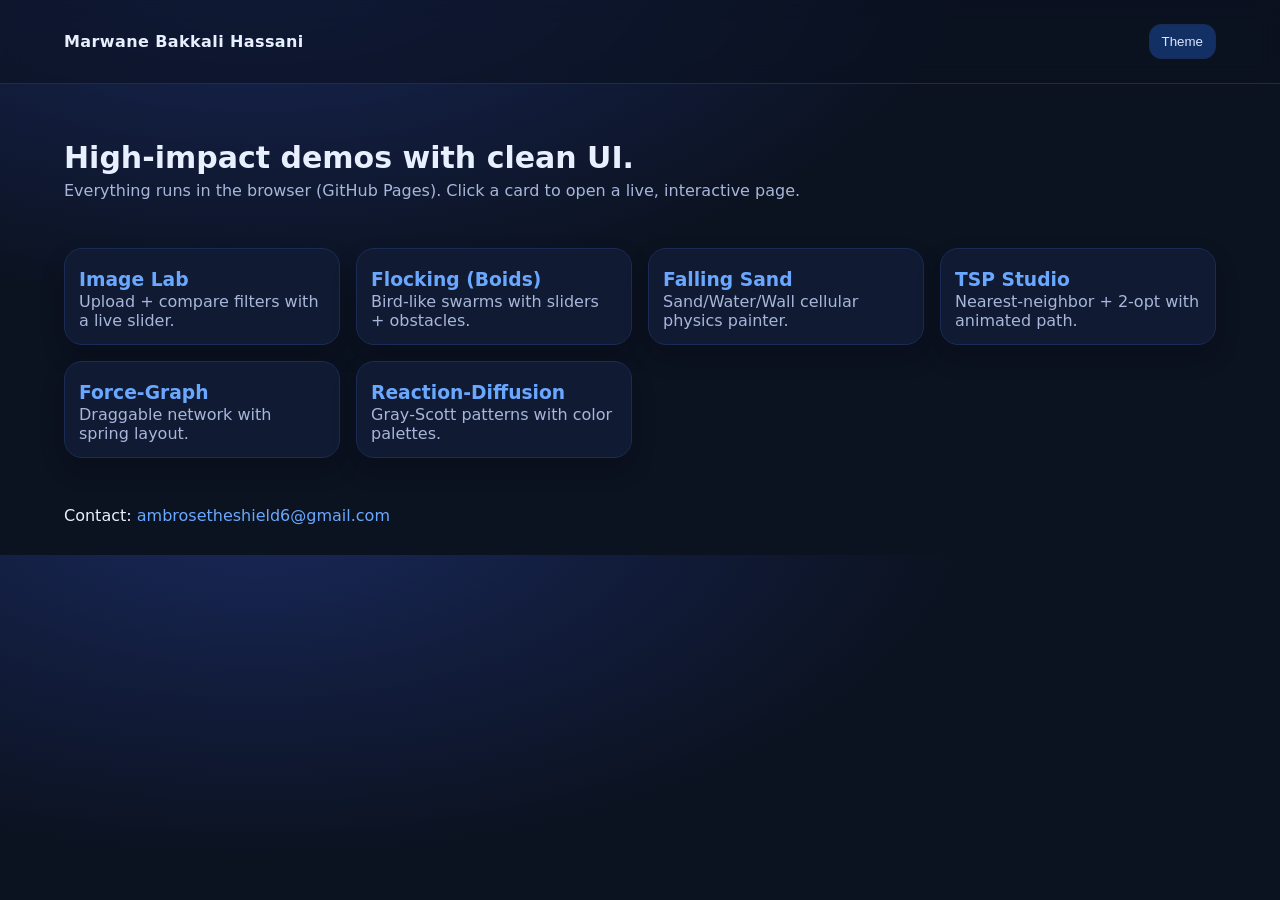
<file: index.html>
<!doctype html>
<html lang="en"><head>
<meta charset="utf-8"><meta name="viewport" content="width=device-width, initial-scale=1">
<title>Marwane — Visual Projects</title>
<meta name="description" content="Flagship demos with wow-factor visuals.">
<link rel="stylesheet" href="assets/css/style.css">
</head><body>
<header class="nav"><div class="container">
  <div class="brand">Marwane Bakkali Hassani</div>
  <button id="theme" class="btn">Theme</button>
</div></header>
<section class="hero container">
  <h1>High‑impact demos with clean UI.</h1>
  <p>Everything runs in the browser (GitHub Pages). Click a card to open a live, interactive page.</p>
</section>
<section class="container">
  <div class="grid">
    <a class="card" href="projects/image_lab/index.html"><h3>Image Lab</h3><p>Upload + compare filters with a live slider.</p></a>
    <a class="card" href="projects/boids_lab/index.html"><h3>Flocking (Boids)</h3><p>Bird‑like swarms with sliders + obstacles.</p></a>
    <a class="card" href="projects/sand_lab/index.html"><h3>Falling Sand</h3><p>Sand/Water/Wall cellular physics painter.</p></a>
    <a class="card" href="projects/tsp_lab/index.html"><h3>TSP Studio</h3><p>Nearest‑neighbor + 2‑opt with animated path.</p></a>
    <a class="card" href="projects/graph_lab/index.html"><h3>Force‑Graph</h3><p>Draggable network with spring layout.</p></a>
    <a class="card" href="projects/reaction_lab/index.html"><h3>Reaction‑Diffusion</h3><p>Gray‑Scott patterns with color palettes.</p></a>
  </div>
</section>
<footer><div class="container">Contact: <a href="mailto:ambrosetheshield6@gmail.com">ambrosetheshield6@gmail.com</a></div></footer>
<script>document.getElementById('theme').onclick=()=>document.documentElement.classList.toggle('light');</script>
</body></html>
</file>
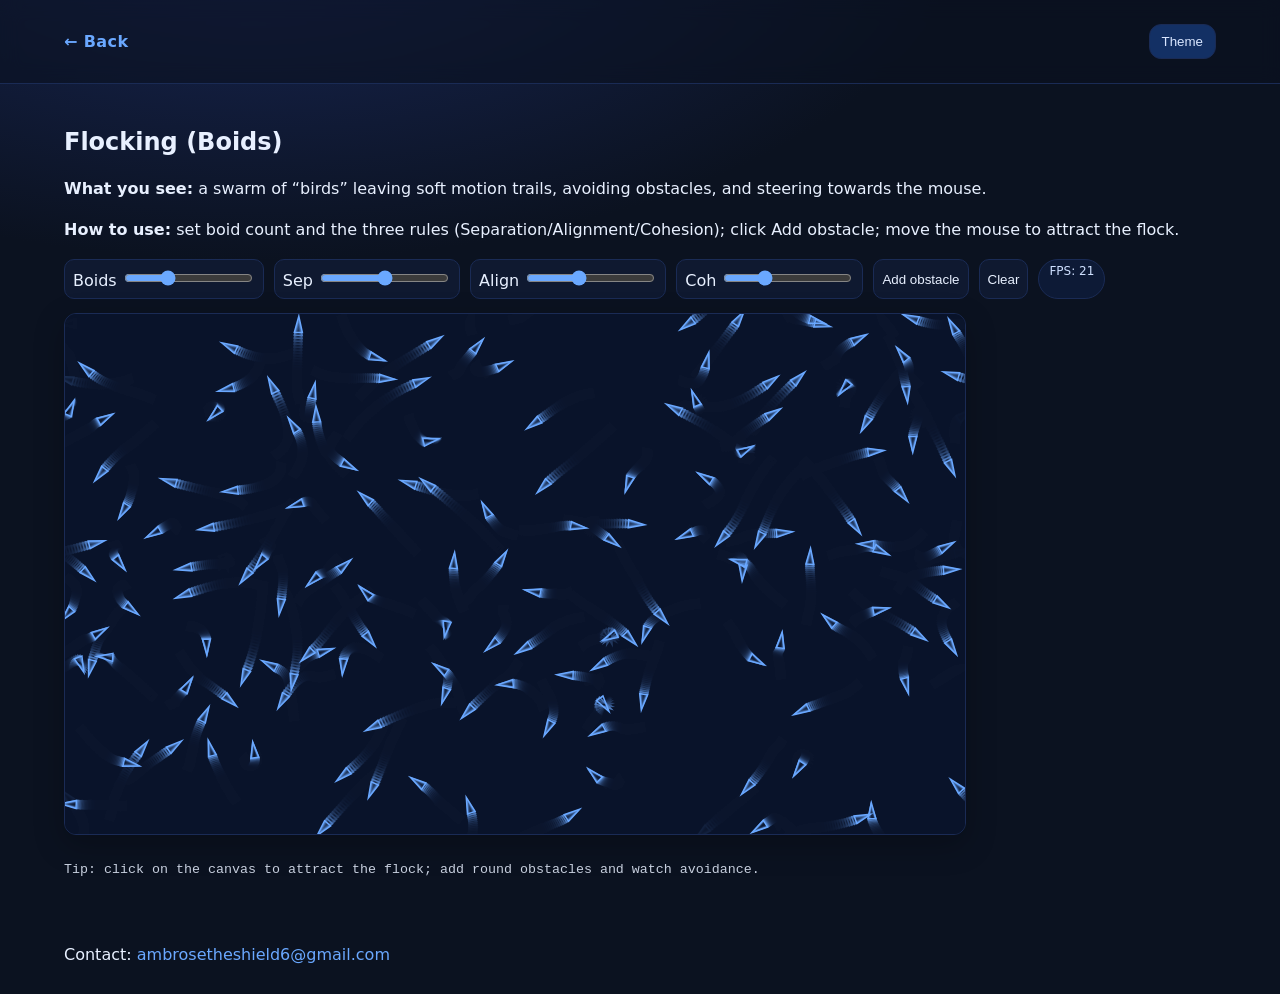
<file: projects/boids_lab/index.html>
<!doctype html><html lang='en'><head>
<meta charset='utf-8'><meta name='viewport' content='width=device-width, initial-scale=1'>
<title>Flocking (Boids)</title><link rel='stylesheet' href='../../assets/css/style.css'></head><body>
<header class='nav'><div class='container'><a class='brand' href='../../index.html'>&larr; Back</a><button id='theme' class='btn'>Theme</button></div></header>
<section class='container prose'>
  <h2>Flocking (Boids)</h2>
  <p><strong>What you see:</strong> a swarm of “birds” leaving soft motion trails, avoiding obstacles, and steering towards the mouse.</p>
  <p><strong>How to use:</strong> set boid count and the three rules (Separation/Alignment/Cohesion); click Add obstacle; move the mouse to attract the flock.</p>
  
<div class="controls">
  <label>Boids <input id="n" type="range" min="30" max="400" value="150"></label>
  <label>Sep <input id="sep" type="range" min="0" max="2" step="0.05" value="1.0"></label>
  <label>Align <input id="ali" type="range" min="0" max="2" step="0.05" value="0.8"></label>
  <label>Coh <input id="coh" type="range" min="0" max="2" step="0.05" value="0.6"></label>
  <button class="btn" id="addObs">Add obstacle</button>
  <button class="btn" id="clearObs">Clear</button>
  <span class="kpi">FPS: <span id="fps">0</span></span>
</div>
<canvas id="stage" width="900" height="520" class="stage"></canvas>
<p><small class="mono">Tip: click on the canvas to attract the flock; add round obstacles and watch avoidance.</small></p>

</section>
<footer><div class='container'>Contact: <a href='mailto:ambrosetheshield6@gmail.com'>ambrosetheshield6@gmail.com</a></div></footer>
<script>document.getElementById('theme').onclick=()=>document.documentElement.classList.toggle('light');</script>

<script>
const cv=document.getElementById('stage'), ctx=cv.getContext('2d');
let N=+document.getElementById('n').value; let boids=[], obs=[]; let mouse={x:-1,y:-1};
cv.addEventListener('mousemove',e=>{const r=cv.getBoundingClientRect(); mouse.x=e.clientX-r.left; mouse.y=e.clientY-r.top;});
cv.addEventListener('mouseleave',()=>{mouse.x=-1; mouse.y=-1;});
document.getElementById('addObs').onclick=()=>{obs.push({x:Math.random()*cv.width,y:Math.random()*cv.height,r:20+Math.random()*40})};
document.getElementById('clearObs').onclick=()=>{obs=[]};
document.getElementById('n').oninput=e=>{N=+e.target.value; init()};
function init(){boids=[]; for(let i=0;i<N;i++){boids.push({x:Math.random()*cv.width,y:Math.random()*cv.height,vx:(Math.random()*2-1)*2,vy:(Math.random()*2-1)*2});}}
function step(){
  const sep=+document.getElementById('sep').value, ali=+document.getElementById('ali').value, coh=+document.getElementById('coh').value;
  for(const b of boids){
    let sx=0, sy=0, ax=0, ay=0, cx=0, cy=0, cnt=0;
    for(const o of boids){ if(o===b) continue; const dx=o.x-b.x, dy=o.y-b.y; const d=Math.hypot(dx,dy); if(d<60){ cnt++; sx-=dx/(d||1); sy-=dy/(d||1); ax+=o.vx; ay+=o.vy; cx+=o.x; cy+=o.y; } }
    if(cnt){ ax/=cnt; ay/=cnt; const m=Math.hypot(ax,ay)||1; ax/=m; ay/=m; cx=cx/cnt - b.x; cy=cy/cnt - b.y; }
    for(const o of obs){ const dx=b.x-o.x, dy=b.y-o.y; const d=Math.hypot(dx,dy); if(d<o.r+20){ sx += dx/(d||1)*3; sy += dy/(d||1)*3; } }
    if(mouse.x>=0){ const dx=mouse.x-b.x, dy=mouse.y-b.y; const d=Math.hypot(dx,dy); cx += dx/(d||1)*0.2; cy += dy/(d||1)*0.2; }
    b.vx += sep*sx*0.04 + ali*ax*0.05 + coh*cx*0.002;
    b.vy += sep*sy*0.04 + ali*ay*0.05 + coh*cy*0.002;
    const sp=Math.hypot(b.vx,b.vy); const max=3.0; if(sp>max){ b.vx=b.vx/sp*max; b.vy=b.vy/sp*max; }
    b.x=(b.x+b.vx+cv.width)%cv.width; b.y=(b.y+b.vy+cv.height)%cv.height;
  }
}
let last=performance.now(), frames=0;
function draw(){ ctx.fillStyle='rgba(12,20,43,0.3)'; ctx.fillRect(0,0,cv.width,cv.height); ctx.strokeStyle='#6aa8ff'; ctx.lineWidth=1.5;
  for(const b of boids){ const ang=Math.atan2(b.vy,b.vx); ctx.save(); ctx.translate(b.x,b.y); ctx.rotate(ang); ctx.beginPath(); ctx.moveTo(8,0); ctx.lineTo(-8,-4); ctx.lineTo(-8,4); ctx.closePath(); ctx.stroke(); ctx.restore(); }
  ctx.strokeStyle='#1a2b55'; obs.forEach(o=>{ctx.beginPath(); ctx.arc(o.x,o.y,o.r,0,6.283); ctx.stroke();});
  frames++; const now=performance.now(); if(now-last>1000){ document.getElementById('fps').textContent=frames; frames=0; last=now; }
}
function loop(){ step(); draw(); requestAnimationFrame(loop); } init(); loop();
</script>

</body></html>
</file>
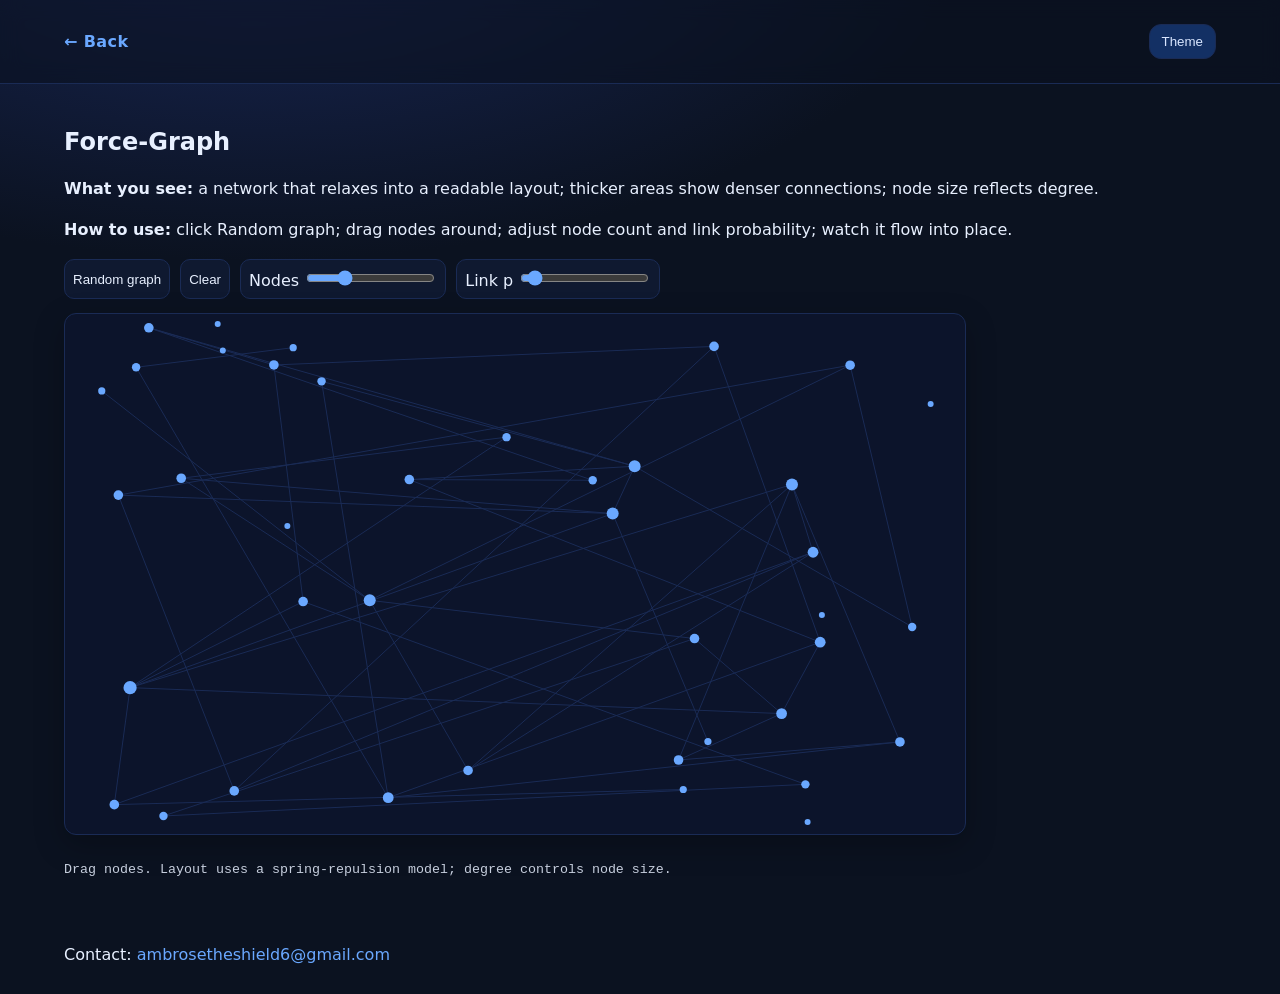
<file: projects/graph_lab/index.html>
<!doctype html><html lang='en'><head>
<meta charset='utf-8'><meta name='viewport' content='width=device-width, initial-scale=1'>
<title>Force‑Graph</title><link rel='stylesheet' href='../../assets/css/style.css'></head><body>
<header class='nav'><div class='container'><a class='brand' href='../../index.html'>&larr; Back</a><button id='theme' class='btn'>Theme</button></div></header>
<section class='container prose'>
  <h2>Force‑Graph</h2>
  <p><strong>What you see:</strong> a network that relaxes into a readable layout; thicker areas show denser connections; node size reflects degree.</p>
  <p><strong>How to use:</strong> click Random graph; drag nodes around; adjust node count and link probability; watch it flow into place.</p>
  
<div class="controls">
  <button class="btn" id="random">Random graph</button>
  <button class="btn" id="clear">Clear</button>
  <label>Nodes <input id="n" type="range" min="10" max="120" value="40"></label>
  <label>Link p <input id="p" type="range" min="0" max="1" step="0.01" value="0.06"></label>
</div>
<canvas id="net" width="900" height="520" class="stage"></canvas>
<p><small class="mono">Drag nodes. Layout uses a spring‑repulsion model; degree controls node size.</small></p>

</section>
<footer><div class='container'>Contact: <a href='mailto:ambrosetheshield6@gmail.com'>ambrosetheshield6@gmail.com</a></div></footer>
<script>document.getElementById('theme').onclick=()=>document.documentElement.classList.toggle('light');</script>

<script>
const cv=document.getElementById('net'), ctx=cv.getContext('2d');
let nodes=[], edges=[]; let dragging=-1;
function gen(n=40, p=0.06){ nodes=[]; edges=[]; for(let i=0;i<n;i++){ nodes.push({x:Math.random()*cv.width,y:Math.random()*cv.height,vx:0,vy:0}); }
  for(let i=0;i<n;i++) for(let j=i+1;j<n;j++) if(Math.random()<p) edges.push([i,j]); }
function step(){
  for(let i=0;i<nodes.length;i++){ for(let j=i+1;j<nodes.length;j++){ const dx=nodes[j].x-nodes[i].x, dy=nodes[j].y-nodes[i].y; const d=Math.hypot(dx,dy)+0.01; const f=1000/(d*d); const ux=dx/d, uy=dy/d; nodes[i].vx-=ux*f; nodes[i].vy-=uy*f; nodes[j].vx+=ux*f; nodes[j].vy+=uy*f; } }
  edges.forEach(([i,j])=>{ const dx=nodes[j].x-nodes[i].x, dy=nodes[j].y-nodes[i].y; const d=Math.hypot(dx,dy); const k=0.01*(d-90); const ux=dx/(d||1), uy=dy/(d||1); nodes[i].vx+=ux*k; nodes[i].vy+=uy*k; nodes[j].vx-=ux*k; nodes[j].vy-=uy*k; });
  nodes.forEach(n=>{ n.vx*=0.85; n.vy*=0.85; n.x=Math.max(10, Math.min(cv.width-10, n.x+n.vx*0.016)); n.y=Math.max(10, Math.min(cv.height-10, n.y+n.vy*0.016)); });
}
function draw(){ ctx.clearRect(0,0,cv.width,cv.height); ctx.strokeStyle='#1a2b55'; edges.forEach(([i,j])=>{ctx.beginPath(); ctx.moveTo(nodes[i].x,nodes[i].y); ctx.lineTo(nodes[j].x,nodes[j].y); ctx.stroke();});
  const deg=new Array(nodes.length).fill(0); edges.forEach(([i,j])=>{deg[i]++;deg[j]++;});
  for(let i=0;i<nodes.length;i++){ ctx.beginPath(); ctx.fillStyle='#6aa8ff'; ctx.arc(nodes[i].x,nodes[i].y, 3+deg[i]*0.6, 0, 6.283); ctx.fill(); }
}
cv.addEventListener('mousedown',e=>{const r=cv.getBoundingClientRect(); const x=e.clientX-r.left, y=e.clientY-r.top; dragging = nodes.findIndex(n=>Math.hypot(n.x-x,n.y-y)<8);});
cv.addEventListener('mousemove',e=>{if(dragging<0) return; const r=cv.getBoundingClientRect(); nodes[dragging].x=e.clientX-r.left; nodes[dragging].y=e.clientY-r.top;});
window.addEventListener('mouseup',()=>dragging=-1);
document.getElementById('random').onclick=()=>{gen(+document.getElementById('n').value, +document.getElementById('p').value)};
document.getElementById('clear').onclick=()=>{nodes=[]; edges=[]};
function loop(){ step(); draw(); requestAnimationFrame(loop); } gen(); loop();
</script>

</body></html>
</file>
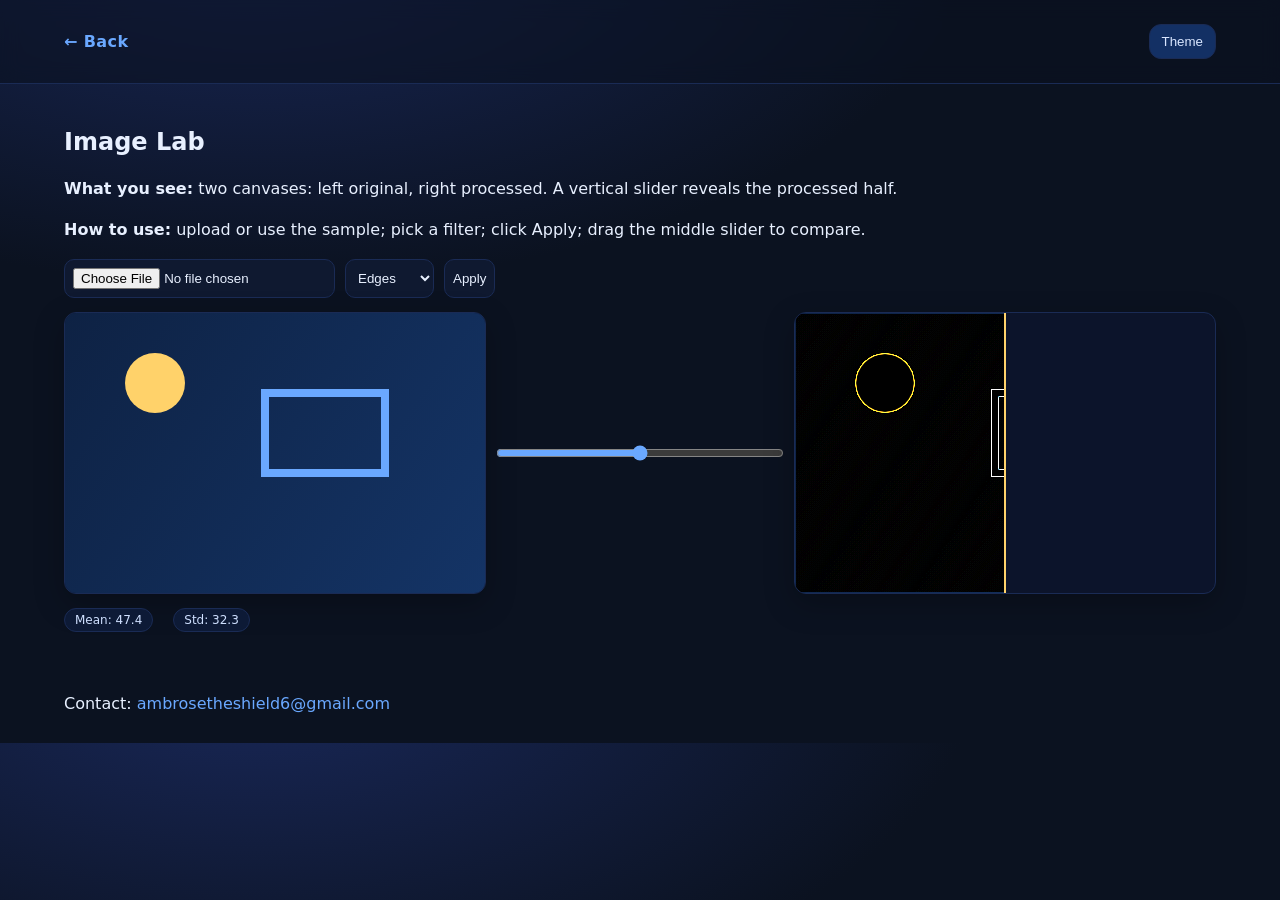
<file: projects/image_lab/index.html>
<!doctype html><html lang='en'><head>
<meta charset='utf-8'><meta name='viewport' content='width=device-width, initial-scale=1'>
<title>Image Lab</title><link rel='stylesheet' href='../../assets/css/style.css'></head><body>
<header class='nav'><div class='container'><a class='brand' href='../../index.html'>&larr; Back</a><button id='theme' class='btn'>Theme</button></div></header>
<section class='container prose'>
  <h2>Image Lab</h2>
  <p><strong>What you see:</strong> two canvases: left original, right processed. A vertical slider reveals the processed half.</p>
  <p><strong>How to use:</strong> upload or use the sample; pick a filter; click Apply; drag the middle slider to compare.</p>
  
<div class="controls">
  <input type="file" id="file">
  <select id="filter">
    <option value="edges">Edges</option>
    <option value="sharpen">Sharpen</option>
    <option value="blur">Blur</option>
    <option value="emboss">Emboss</option>
  </select>
  <button class="btn" id="apply">Apply</button>
</div>
<div style="display:flex;gap:8px;align-items:center;flex-wrap:wrap">
  <canvas id="orig" width="420" height="280" class="stage"></canvas>
  <input id="split" type="range" min="0" max="1" step="0.01" value="0.5" style="flex:1">
  <canvas id="proc" width="420" height="280" class="stage"></canvas>
</div>
<div class="controls">
  <span class="kpi">Mean: <span id="mean">0</span></span>
  <span class="kpi">Std: <span id="std">0</span></span>
</div>

</section>
<footer><div class='container'>Contact: <a href='mailto:ambrosetheshield6@gmail.com'>ambrosetheshield6@gmail.com</a></div></footer>
<script>document.getElementById('theme').onclick=()=>document.documentElement.classList.toggle('light');</script>

<script>
const co=document.getElementById('orig').getContext('2d');
const cp=document.getElementById('proc').getContext('2d');
const o=document.getElementById('orig'), p=document.getElementById('proc');
const img=new Image(); img.onload=()=>{co.drawImage(img,0,0,o.width,o.height); run()}; 
const tmp=document.createElement('canvas'); tmp.width=420; tmp.height=280; const tctx=tmp.getContext('2d');
const g=tctx.createLinearGradient(0,0,420,280); g.addColorStop(0,'#0e2244'); g.addColorStop(1,'#143466'); tctx.fillStyle=g; tctx.fillRect(0,0,420,280);
tctx.fillStyle='#ffd26a'; tctx.beginPath(); tctx.arc(90,70,30,0,6.283); tctx.fill(); tctx.strokeStyle='#6aa8ff'; tctx.lineWidth=8; tctx.strokeRect(200,80,120,80);
img.src=tmp.toDataURL();
document.getElementById('file').onchange=e=>{const f=e.target.files[0]; if(!f) return; const r=new FileReader(); r.onload=()=>{img.src=r.result}; r.readAsDataURL(f);}
document.getElementById('apply').onclick=run; document.getElementById('split').oninput=drawSplit;
function kernel(type){ if(type==='edges') return [[-1,-1,-1],[-1,8,-1],[-1,-1,-1]];
  if(type==='sharpen') return [[0,-1,0],[-1,5,-1],[0,-1,0]];
  if(type==='blur') return [[1/9,1/9,1/9],[1/9,1/9,1/9],[1/9,1/9,1/9]];
  if(type==='emboss') return [[-2,-1,0],[-1,1,1],[0,1,2]]; }
function stats(data){let s=0; for(let i=0;i<data.length;i+=4) s+=0.299*data[i]+0.587*data[i+1]+0.114*data[i+2]; const mean=s/(data.length/4);
 let v=0; for(let i=0;i<data.length;i+=4){ const g=0.299*data[i]+0.587*data[i+1]+0.114*data[i+2]; v+=(g-mean)*(g-mean);} v/=data.length/4; return [mean,Math.sqrt(v)];}
function convolve(src,k){const w=src.width,h=src.height; const out=new ImageData(w,h);
 for(let y=1;y<h-1;y++){for(let x=1;x<w-1;x++){let r=0,g=0,b=0; for(let ky=0;ky<3;ky++){for(let kx=0;kx<3;kx++){const i=((y+ky-1)*w+(x+kx-1))*4; const wgt=k[ky][kx]; r+=src.data[i]*wgt; g+=src.data[i+1]*wgt; b+=src.data[i+2]*wgt;}} const j=(y*w+x)*4; out.data[j]=Math.max(0,Math.min(255,r)); out.data[j+1]=Math.max(0,Math.min(255,g)); out.data[j+2]=Math.max(0,Math.min(255,b)); out.data[j+3]=255; } } return out; }
function drawSplit(){ cp.clearRect(0,0,p.width,p.height); cp.drawImage(o,0,0); const s=+document.getElementById('split').value; const w=p.width*s; cp.globalCompositeOperation='source-over'; cp.drawImage(p._proc,0,0); cp.globalCompositeOperation='destination-in'; cp.fillStyle='#fff'; cp.fillRect(0,0,w,p.height); cp.globalCompositeOperation='source-over'; cp.strokeStyle='#ffd26a'; cp.lineWidth=2; cp.beginPath(); cp.moveTo(w,0); cp.lineTo(w,p.height); cp.stroke(); }
function run(){ const filt=document.getElementById('filter').value; const src=co.getImageData(0,0,o.width,o.height); const out=convolve(src, kernel(filt)); p._proc=document.createElement('canvas'); p._proc.width=o.width; p._proc.height=o.height; p._proc.getContext('2d').putImageData(out,0,0); const [m,s]=stats(src.data); document.getElementById('mean').textContent=m.toFixed(1); document.getElementById('std').textContent=s.toFixed(1); drawSplit(); }
</script>

</body></html>
</file>
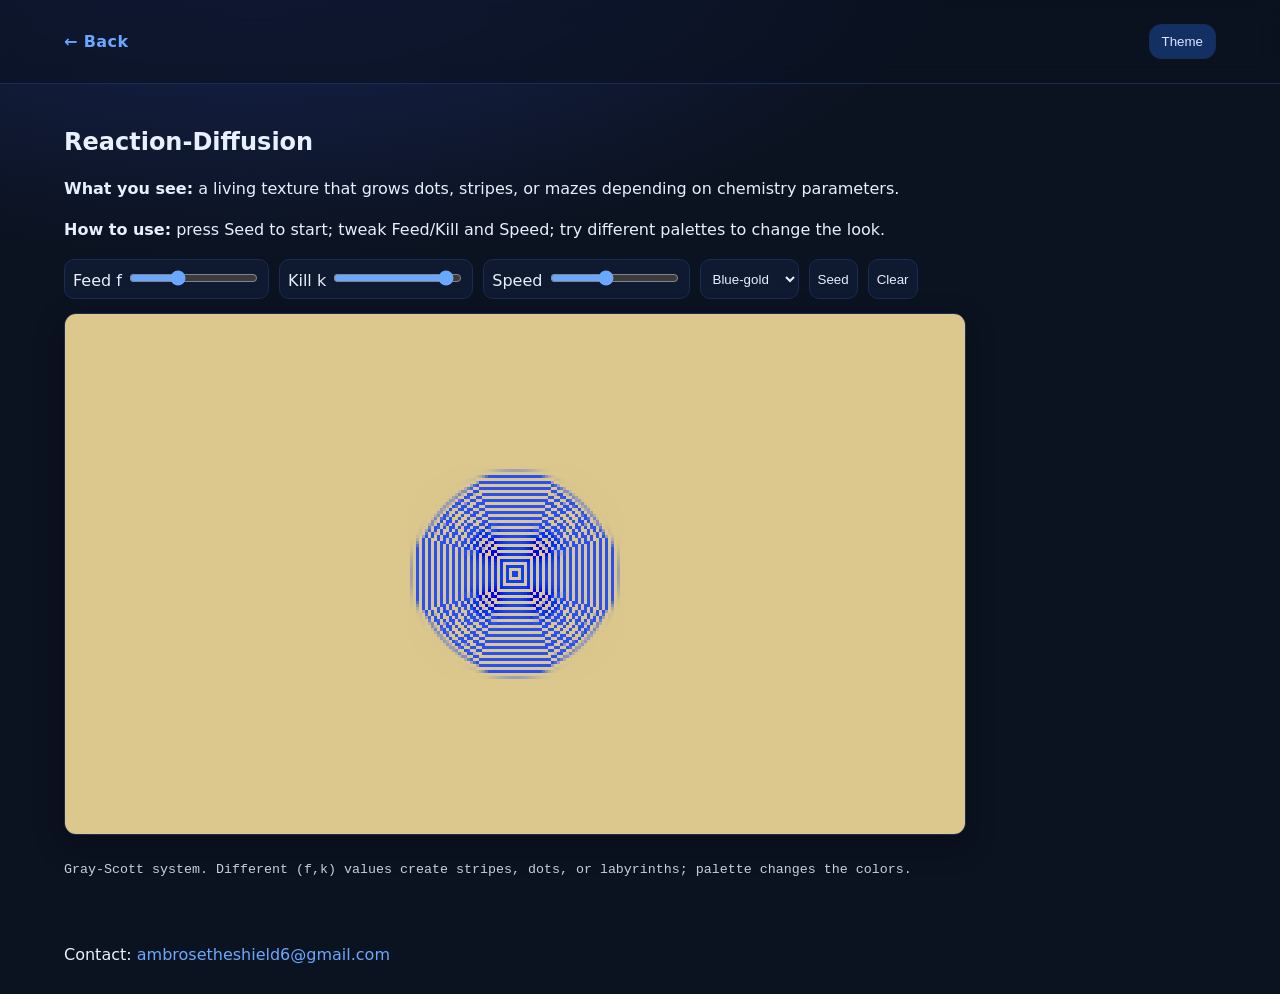
<file: projects/reaction_lab/index.html>
<!doctype html><html lang='en'><head>
<meta charset='utf-8'><meta name='viewport' content='width=device-width, initial-scale=1'>
<title>Reaction‑Diffusion</title><link rel='stylesheet' href='../../assets/css/style.css'></head><body>
<header class='nav'><div class='container'><a class='brand' href='../../index.html'>&larr; Back</a><button id='theme' class='btn'>Theme</button></div></header>
<section class='container prose'>
  <h2>Reaction‑Diffusion</h2>
  <p><strong>What you see:</strong> a living texture that grows dots, stripes, or mazes depending on chemistry parameters.</p>
  <p><strong>How to use:</strong> press Seed to start; tweak Feed/Kill and Speed; try different palettes to change the look.</p>
  
<div class="controls">
  <label>Feed f <input id="f" type="range" min="0.0" max="0.1" step="0.001" value="0.036"></label>
  <label>Kill k <input id="k" type="range" min="0.0" max="0.07" step="0.001" value="0.065"></label>
  <label>Speed <input id="spd" type="range" min="1" max="8" value="4"></label>
  <select id="pal"><option value="1">Blue‑gold</option><option value="2">Mint‑violet</option><option value="3">Fire</option></select>
  <button class="btn" id="seed">Seed</button>
  <button class="btn" id="clear">Clear</button>
</div>
<canvas id="rd" width="900" height="520" class="stage"></canvas>
<p><small class="mono">Gray‑Scott system. Different (f,k) values create stripes, dots, or labyrinths; palette changes the colors.</small></p>

</section>
<footer><div class='container'>Contact: <a href='mailto:ambrosetheshield6@gmail.com'>ambrosetheshield6@gmail.com</a></div></footer>
<script>document.getElementById('theme').onclick=()=>document.documentElement.classList.toggle('light');</script>

<script>
const cv=document.getElementById('rd'), ctx=cv.getContext('2d');
const W=300,H=174; let A=new Float32Array(W*H).fill(1), B=new Float32Array(W*H).fill(0);
function id(x,y){ return y*W+x }
function lap(S,x,y){
  let s=0;
  s += S[id(x,y)] * -1;
  s += (S[id((x+1)%W,y)]+S[id((x-1+W)%W,y)]+S[id(x,(y+1)%H)]+S[id(x,(y-1+H)%H)])*0.2;
  s += (S[id((x+1)%W,(y+1)%H)]+S[id((x-1+W)%W,(y+1)%H)]+S[id((x+1)%W,(y-1+H)%H)]+S[id((x-1+W)%W,(y-1+H)%H)])*0.05;
  return s;
}
function seed(){ for(let y=H/2-6;y<H/2+6;y++) for(let x=W/2-6;x<W/2+6;x++) B[id(x|0,y|0)]=1; }
document.getElementById('seed').onclick=seed; document.getElementById('clear').onclick=()=>{A.fill(1); B.fill(0)};
function step(){
  const f=+document.getElementById('f').value, k=+document.getElementById('k').value;
  const dA=1.0, dB=0.5, dt=0.8*(+document.getElementById('spd').value);
  const nA=A.slice(), nB=B.slice();
  for(let y=0;y<H;y++){ for(let x=0;x<W;x++){ const i=id(x,y);
      const a=A[i], b=B[i];
      const ra = dA*lap(A,x,y) - a*b*b + f*(1-a);
      const rb = dB*lap(B,x,y) + a*b*b - (k+f)*b;
      nA[i]=Math.min(1, Math.max(0, a + ra*dt));
      nB[i]=Math.min(1, Math.max(0, b + rb*dt));
  } }
  A=nA; B=nB;
}
function draw(){
  const img=ctx.createImageData(W,H); const pal=+document.getElementById('pal').value;
  for(let i=0;i<W*H;i++){
    const v = A[i]-B[i];
    let r,g,b;
    if(pal===1){ r=40+180*v; g=80+120*v; b=140+110*(1-v); }
    if(pal===2){ r=80+80*(1-v); g=200*v; b=220; }
    if(pal===3){ r=220*v; g=100+60*v; b=40; }
    const j=i*4; img.data[j]=r|0; img.data[j+1]=g|0; img.data[j+2]=b|0; img.data[j+3]=255;
  }
  const tmp=document.createElement('canvas'); tmp.width=W; tmp.height=H; tmp.getContext('2d').putImageData(img,0,0);
  ctx.imageSmoothingEnabled=false; ctx.drawImage(tmp,0,0,cv.width,cv.height);
}
function loop(){ step(); draw(); requestAnimationFrame(loop); } seed(); loop();
</script>

</body></html>
</file>
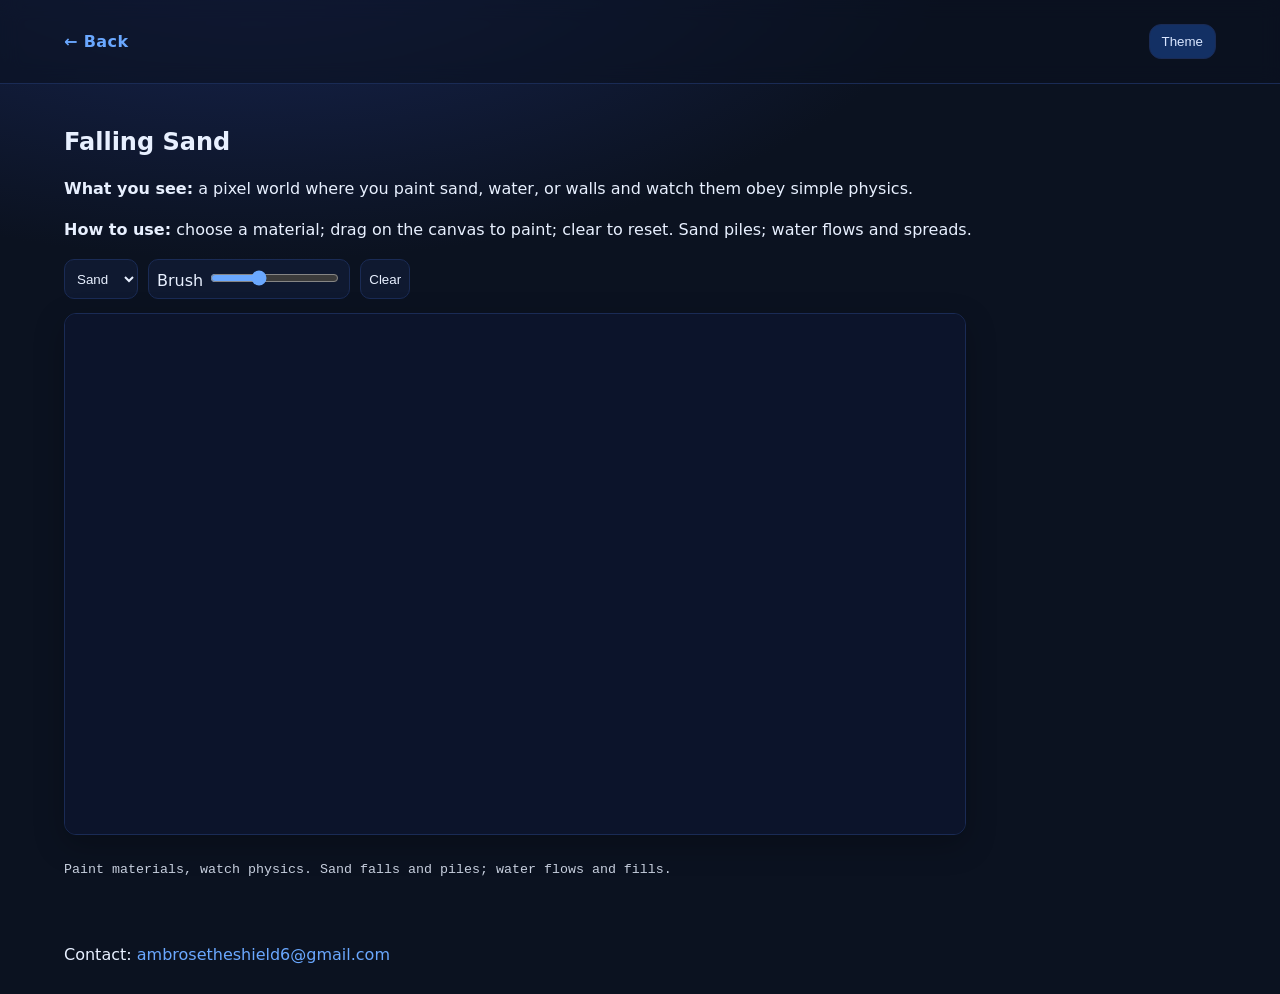
<file: projects/sand_lab/index.html>
<!doctype html><html lang='en'><head>
<meta charset='utf-8'><meta name='viewport' content='width=device-width, initial-scale=1'>
<title>Falling Sand</title><link rel='stylesheet' href='../../assets/css/style.css'></head><body>
<header class='nav'><div class='container'><a class='brand' href='../../index.html'>&larr; Back</a><button id='theme' class='btn'>Theme</button></div></header>
<section class='container prose'>
  <h2>Falling Sand</h2>
  <p><strong>What you see:</strong> a pixel world where you paint sand, water, or walls and watch them obey simple physics.</p>
  <p><strong>How to use:</strong> choose a material; drag on the canvas to paint; clear to reset. Sand piles; water flows and spreads.</p>
  
<div class="controls">
  <select id="mat"><option value="1">Sand</option><option value="2">Water</option><option value="3">Wall</option></select>
  <label>Brush <input id="brush" type="range" min="1" max="12" value="5"></label>
  <button class="btn" id="clear">Clear</button>
</div>
<canvas id="world" width="900" height="520" class="stage"></canvas>
<p><small class="mono">Paint materials, watch physics. Sand falls and piles; water flows and fills.</small></p>

</section>
<footer><div class='container'>Contact: <a href='mailto:ambrosetheshield6@gmail.com'>ambrosetheshield6@gmail.com</a></div></footer>
<script>document.getElementById('theme').onclick=()=>document.documentElement.classList.toggle('light');</script>

<script>
const cv=document.getElementById('world'), ctx=cv.getContext('2d');
const W=180,H=104, PIX=5; let grid=new Int16Array(W*H); let painting=false;
function idx(x,y){return y*W+x} function inside(x,y){return x>=0&&x<W&&y>=0&&y<H}
cv.addEventListener('mousedown',()=>painting=true); window.addEventListener('mouseup',()=>painting=false);
cv.addEventListener('mousemove',e=>{ if(!painting) return; const r=cv.getBoundingClientRect(); const x=Math.floor((e.clientX-r.left)/PIX), y=Math.floor((e.clientY-r.top)/PIX); const b=+document.getElementById('brush').value, m=+document.getElementById('mat').value; for(let dy=-b;dy<=b;dy++){for(let dx=-b;dx<=b;dx++){ if(dx*dx+dy*dy<=b*b){ const xx=x+dx, yy=y+dy; if(inside(xx,yy)) grid[idx(xx,yy)]=m; }}} });
document.getElementById('clear').onclick=()=>{grid.fill(0)};
function step(){ const g = grid.slice(); for(let y=H-2;y>=0;y--){ for(let x=1;x<W-1;x++){ const t=g[idx(x,y)]; if(t===1){ if(g[idx(x,y+1)]===0){ grid[idx(x,y)]=0; grid[idx(x,y+1)]=1; } else if(g[idx(x-1,y+1)]===0){ grid[idx(x,y)]=0; grid[idx(x-1,y+1)]=1; } else if(g[idx(x+1,y+1)]===0){ grid[idx(x,y)]=0; grid[idx(x+1,y+1)]=1; } } else if(t===2){ if(g[idx(x,y+1)]===0){ grid[idx(x,y)]=0; grid[idx(x,y+1)]=2; } else { const dir=Math.random()<0.5?-1:1; if(g[idx(x+dir,y)]===0){ grid[idx(x,y)]=0; grid[idx(x+dir,y)]=2; } else if(g[idx(x-dir,y)]===0){ grid[idx(x,y)]=0; grid[idx(x-dir,y)]=2; } } } } } }
function draw(){ ctx.fillStyle='#0c142b'; ctx.fillRect(0,0,cv.width,cv.height);
  for(let y=0;y<H;y++){ for(let x=0;x<W;x++){ const t=grid[idx(x,y)]; if(!t) continue; if(t===1) ctx.fillStyle='#e8c36a'; if(t===2) ctx.fillStyle='#5ea0ff'; if(t===3) ctx.fillStyle='#9aa3b5'; ctx.fillRect(x*PIX,y*PIX,PIX,PIX); } } }
function loop(){ step(); draw(); requestAnimationFrame(loop); } loop();
</script>

</body></html>
</file>
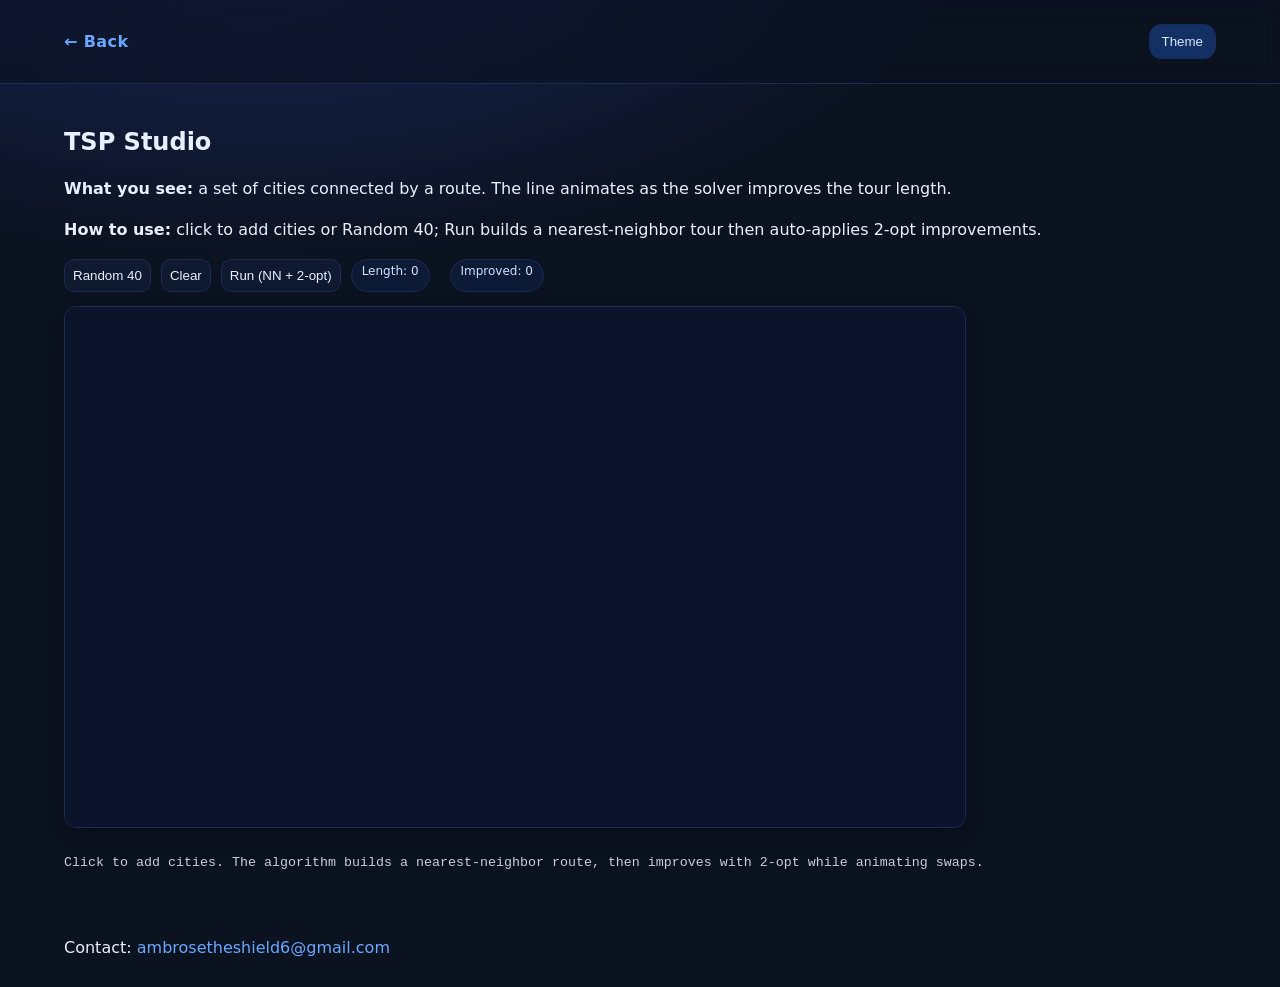
<file: projects/tsp_lab/index.html>
<!doctype html><html lang='en'><head>
<meta charset='utf-8'><meta name='viewport' content='width=device-width, initial-scale=1'>
<title>TSP Studio</title><link rel='stylesheet' href='../../assets/css/style.css'></head><body>
<header class='nav'><div class='container'><a class='brand' href='../../index.html'>&larr; Back</a><button id='theme' class='btn'>Theme</button></div></header>
<section class='container prose'>
  <h2>TSP Studio</h2>
  <p><strong>What you see:</strong> a set of cities connected by a route. The line animates as the solver improves the tour length.</p>
  <p><strong>How to use:</strong> click to add cities or Random 40; Run builds a nearest‑neighbor tour then auto‑applies 2‑opt improvements.</p>
  
<div class="controls">
  <button class="btn" id="random">Random 40</button>
  <button class="btn" id="clear">Clear</button>
  <button class="btn" id="run">Run (NN + 2‑opt)</button>
  <span class="kpi">Length: <span id="len">0</span></span>
  <span class="kpi">Improved: <span id="imp">0</span></span>
</div>
<canvas id="plane" width="900" height="520" class="stage"></canvas>
<p><small class="mono">Click to add cities. The algorithm builds a nearest‑neighbor route, then improves with 2‑opt while animating swaps.</small></p>

</section>
<footer><div class='container'>Contact: <a href='mailto:ambrosetheshield6@gmail.com'>ambrosetheshield6@gmail.com</a></div></footer>
<script>document.getElementById('theme').onclick=()=>document.documentElement.classList.toggle('light');</script>

<script>
const cv=document.getElementById('plane'), ctx=cv.getContext('2d'); let pts=[], path=[]; let anim=null;
cv.addEventListener('click',e=>{const r=cv.getBoundingClientRect(); pts.push({x:e.clientX-r.left,y:e.clientY-r.top}); draw();});
document.getElementById('clear').onclick=()=>{pts=[]; path=[]; draw()};
document.getElementById('random').onclick=()=>{pts=[]; for(let i=0;i<40;i++) pts.push({x:50+Math.random()*800,y:40+Math.random()*440}); draw();};
function dist(a,b){return Math.hypot(a.x-b.x,a.y-b.y)}
function nn(){ if(pts.length<2) return []; const used=new Set(); let i=0; used.add(i); const order=[i]; while(order.length<pts.length){ let best=-1, bd=1e9; for(let j=0;j<pts.length;j++){ if(used.has(j)) continue; const d=dist(pts[i],pts[j]); if(d<bd){bd=d; best=j;} } i=best; used.add(i); order.push(i); } return order;}
function length(order){ let s=0; for(let i=0;i<order.length;i++){ const a=pts[order[i]], b=pts[order[(i+1)%order.length]]; s+=dist(a,b);} return s.toFixed(0);}
function draw(order=path){ ctx.fillStyle='rgba(12,20,43,1)'; ctx.fillRect(0,0,cv.width,cv.height); ctx.strokeStyle='#6aa8ff'; ctx.lineWidth=1.5;
  if(order.length>1){ ctx.beginPath(); for(let i=0;i<order.length;i++){ const a=pts[order[i]], b=pts[order[(i+1)%order.length]]; ctx.moveTo(a.x,a.y); ctx.lineTo(b.x,b.y);} ctx.stroke(); }
  ctx.fillStyle='#ffd26a'; pts.forEach(p=>{ctx.beginPath(); ctx.arc(p.x,p.y,4,0,6.283); ctx.fill();});
  if(order.length){ document.getElementById('len').textContent=length(order); }
}
function twoOpt(order){
  let improved=0;
  for(let i=0;i<order.length-1;i++){
    for(let k=i+2;k<order.length- (i===0?1:0); k++){
      const a=pts[order[i]], b=pts[order[i+1]], c=pts[order[k]], d=pts[order[(k+1)%order.length]];
      const delta=(dist(a,c)+dist(b,d))-(dist(a,b)+dist(c,d));
      if(delta< -0.1){ order.splice(i+1, k-i, ...order.slice(i+1,k+1).reverse()); improved++; draw(order); return {improved:true, order, improvedCount:improved}; }
    }
  }
  return {improved:false, order, improvedCount:improved};
}
document.getElementById('run').onclick=()=>{
  if(pts.length<3) return;
  path = nn(); draw(path);
  let imp=0;
  function step(){ const res=twoOpt(path); imp+=res.improvedCount; document.getElementById('imp').textContent=imp; if(res.improved) requestAnimationFrame(step); }
  step();
};
draw();
</script>

</body></html>
</file>
<file: assets/css/style.css>
:root{--bg:#0b1220;--ink:#e8f0ff;--muted:#a7b6da;--card:#101a33;--accent:#6aa8ff;--border:#1a2b55;--panel:#0f1930}
:root.light{--bg:#ffffff;--ink:#0b1220;--muted:#38507e;--card:#f5f8ff;--accent:#2f6bff;--border:#d7e3ff;--panel:#ffffff}
*{box-sizing:border-box}
html,body{margin:0;padding:0;background:radial-gradient(1200px 600px at 20% -10%, #19285a 0%, var(--bg) 60%);color:var(--ink);
font-family:Inter,system-ui,-apple-system,Segoe UI,Roboto,Arial,sans-serif}
a{color:var(--accent);text-decoration:none} a:hover{text-decoration:underline}
.container{max-width:1200px;margin:0 auto;padding:24px}
header.nav{position:sticky;top:0;background:rgba(11,18,32,.6);backdrop-filter:blur(10px);border-bottom:1px solid var(--border);z-index:20}
header.nav .container{display:flex;align-items:center;justify-content:space-between}
.brand{font-weight:800;letter-spacing:.4px}
.btn{background:#133064;border:1px solid var(--border);color:#d9e6ff;padding:9px 12px;border-radius:12px;cursor:pointer}
.btn:hover{background:#163a77}
.hero{padding:56px 24px 24px}
.hero h1{margin:0 0 6px;font-size:30px}
.hero p{margin:0;color:var(--muted);max-width:900px}
.grid{display:grid;grid-template-columns:repeat(auto-fit,minmax(260px,1fr));gap:16px}
.card{display:block;background:var(--card);border:1px solid var(--border);border-radius:18px;padding:14px;transition:transform .15s ease, box-shadow .15s ease;box-shadow:0 12px 24px rgba(0,0,0,.18)}
.card:hover{transform:translateY(-4px);box-shadow:0 18px 40px rgba(0,0,0,.30)}
.card h3{margin:6px 0 2px}.card p{margin:0;color:var(--muted)}
.controls{display:flex;flex-wrap:wrap;gap:10px;margin:14px 0}
.controls > *{border:1px solid var(--border);background:var(--panel);color:var(--ink);padding:8px;border-radius:10px}
input[type="range"]{accent-color:var(--accent)} select{accent-color:var(--accent)}
.kpi{display:inline-block;margin-right:10px;padding:4px 10px;border-radius:999px;background:#0d1a36;border:1px solid var(--border);font-size:12px;color:#cfe0ff}
canvas.chart,canvas.stage{border:1px solid var(--border);border-radius:12px;background:#0c142b;box-shadow:0 10px 30px rgba(0,0,0,.25)}
.prose p{line-height:1.6}
footer .container{padding-bottom:30px}
small.mono{font-family:ui-monospace,Menlo,Consolas,monospace;opacity:.85}
</file>
